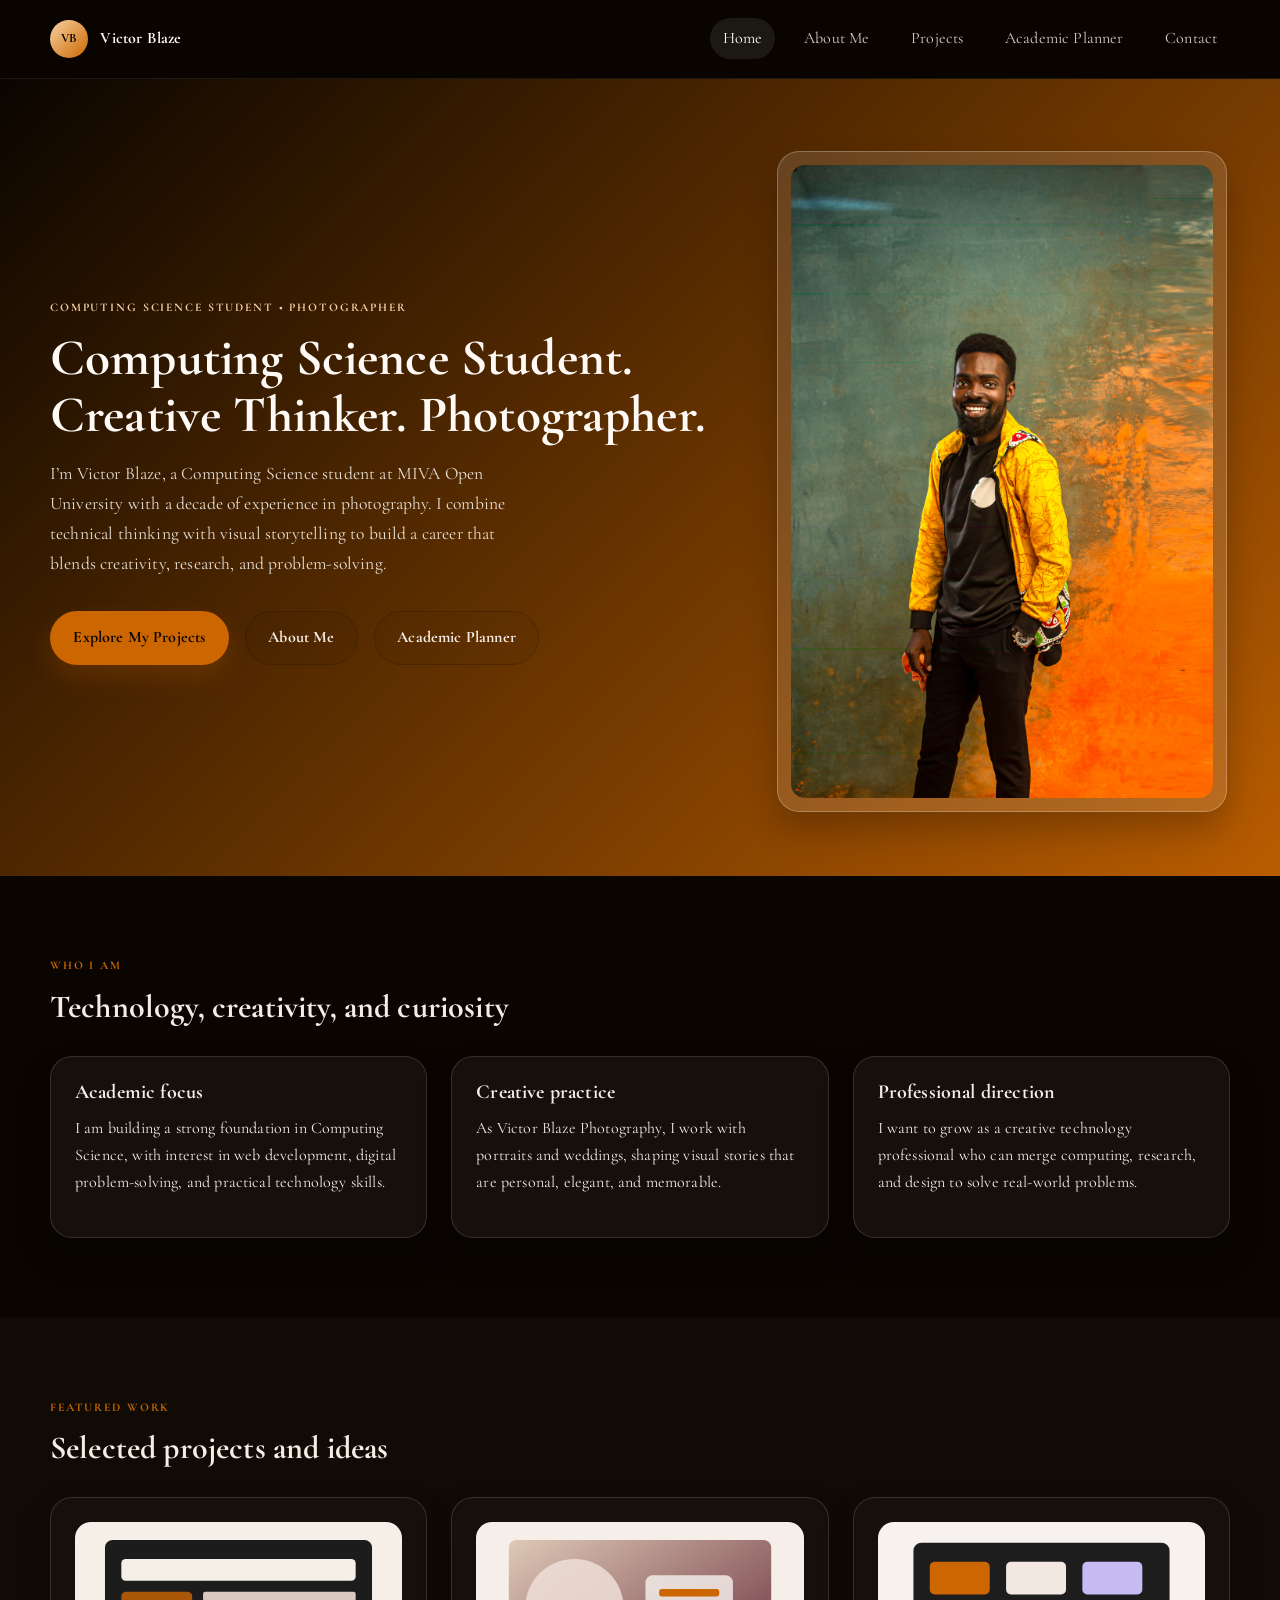
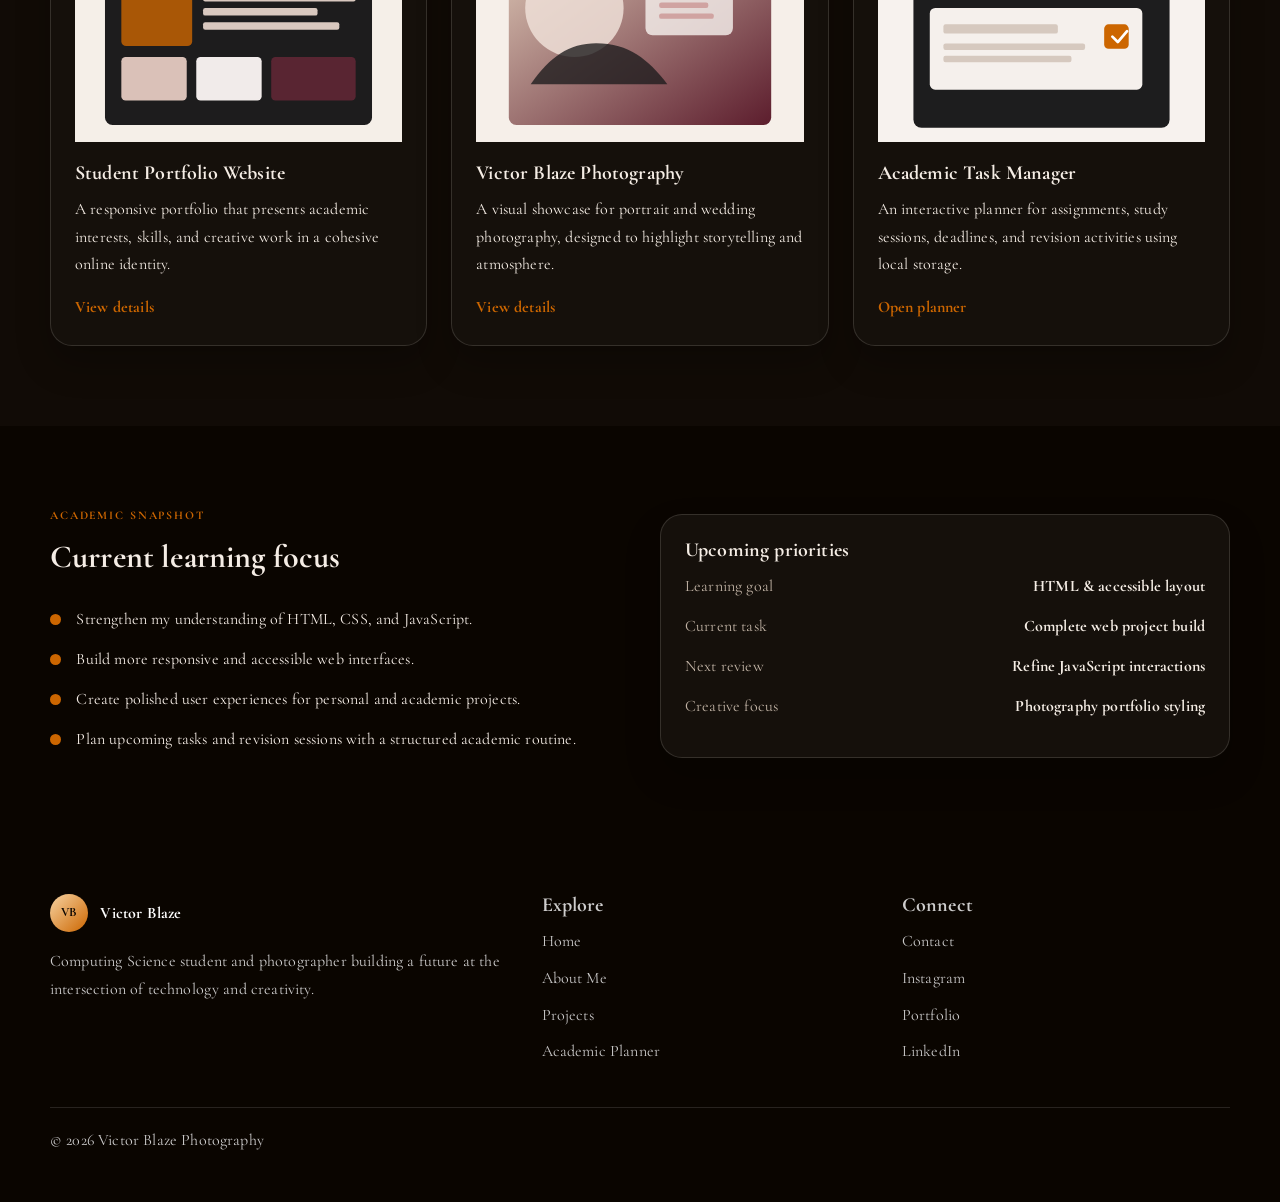
<file: index.html>
<!DOCTYPE html>
<html lang="en">
  <head>
    <meta charset="UTF-8" />
    <meta name="viewport" content="width=device-width, initial-scale=1.0" />
    <meta
      name="description"
      content="Victor Blaze is a Computing Science student and creative photographer blending technology, research, and visual storytelling."
    />
    <title>Victor Blaze | Home</title>
    <link rel="stylesheet" href="css/style.css" />
  </head>
  <body>
    <header class="site-header">
      <div class="container nav-wrap">
        <a class="brand" href="index.html" aria-label="Victor Blaze home page">
          <span class="brand-mark">VB</span>
          <span>Victor Blaze</span>
        </a>

        <button
          class="nav-toggle"
          type="button"
          aria-expanded="false"
          aria-controls="site-menu"
          aria-label="Toggle navigation menu"
        >
          <span></span>
          <span></span>
          <span></span>
        </button>

        <nav class="site-nav" id="site-menu" aria-label="Main navigation">
          <ul class="nav-menu">
            <li><a class="is-active" href="index.html">Home</a></li>
            <li><a href="about.html">About Me</a></li>
            <li><a href="projects.html">Projects</a></li>
            <li><a href="planner.html">Academic Planner</a></li>
            <li><a href="contact.html">Contact</a></li>
          </ul>
        </nav>
      </div>
    </header>

    <main>
      <section class="hero">
        <div class="container hero-grid">
          <div class="hero-copy">
            <p class="eyebrow">Computing Science Student • Photographer</p>
            <h1>Computing Science Student. Creative Thinker. Photographer.</h1>
            <p class="lead">
              I’m Victor Blaze, a Computing Science student at MIVA Open University with a
              decade of experience in photography. I combine technical thinking with visual
              storytelling to build a career that blends creativity, research, and problem-solving.
            </p>
            <div class="cta-group">
              <a class="button primary" href="projects.html">Explore My Projects</a>
              <a class="button secondary" href="about.html">About Me</a>
              <a class="button secondary" href="planner.html">Academic Planner</a>
            </div>
          </div>

          <div class="hero-visual" aria-label="Portrait placeholder illustration for Victor Blaze">
            <div class="portrait-card">
              <img src="assets/images/Me.jpg" alt="Portrait illustration of Victor Blaze" />
            </div>
          </div>
        </div>
      </section>

      <section class="section">
        <div class="container">
          <div class="section-heading">
            <p class="eyebrow">Who I am</p>
            <h2>Technology, creativity, and curiosity</h2>
          </div>

          <div class="three-column cards-grid">
            <article class="info-card">
              <h3>Academic focus</h3>
              <p>
                I am building a strong foundation in Computing Science, with interest in web
                development, digital problem-solving, and practical technology skills.
              </p>
            </article>
            <article class="info-card">
              <h3>Creative practice</h3>
              <p>
                As Victor Blaze Photography, I work with portraits and weddings, shaping visual
                stories that are personal, elegant, and memorable.
              </p>
            </article>
            <article class="info-card">
              <h3>Professional direction</h3>
              <p>
                I want to grow as a creative technology professional who can merge computing,
                research, and design to solve real-world problems.
              </p>
            </article>
          </div>
        </div>
      </section>

      <section class="section muted-section">
        <div class="container">
          <div class="section-heading">
            <p class="eyebrow">Featured work</p>
            <h2>Selected projects and ideas</h2>
          </div>

          <div class="three-column cards-grid project-grid">
            <article class="project-card">
              <img src="assets/images/project-portfolio.svg" alt="Student portfolio project preview" />
              <div class="project-body">
                <h3>Student Portfolio Website</h3>
                <p>
                  A responsive portfolio that presents academic interests, skills, and creative work in a cohesive online identity.
                </p>
                <a href="projects.html" class="text-link">View details</a>
              </div>
            </article>

            <article class="project-card">
              <img src="assets/images/project-photography.svg" alt="Photography portfolio project preview" />
              <div class="project-body">
                <h3>Victor Blaze Photography</h3>
                <p>
                  A visual showcase for portrait and wedding photography, designed to highlight storytelling and atmosphere.
                </p>
                <a href="projects.html" class="text-link">View details</a>
              </div>
            </article>

            <article class="project-card">
              <img src="assets/images/project-planner.svg" alt="Academic planner project preview" />
              <div class="project-body">
                <h3>Academic Task Manager</h3>
                <p>
                  An interactive planner for assignments, study sessions, deadlines, and revision activities using local storage.
                </p>
                <a href="planner.html" class="text-link">Open planner</a>
              </div>
            </article>
          </div>
        </div>
      </section>

      <section class="section">
        <div class="container snapshot-layout">
          <div>
            <div class="section-heading left-align">
              <p class="eyebrow">Academic snapshot</p>
              <h2>Current learning focus</h2>
            </div>
            <ul class="check-list">
              <li>Strengthen my understanding of HTML, CSS, and JavaScript.</li>
              <li>Build more responsive and accessible web interfaces.</li>
              <li>Create polished user experiences for personal and academic projects.</li>
              <li>Plan upcoming tasks and revision sessions with a structured academic routine.</li>
            </ul>
          </div>

          <aside class="panel-card summary-card">
            <h3>Upcoming priorities</h3>
            <ul class="mini-list">
              <li><span>Learning goal</span><strong>HTML & accessible layout</strong></li>
              <li><span>Current task</span><strong>Complete web project build</strong></li>
              <li><span>Next review</span><strong>Refine JavaScript interactions</strong></li>
              <li><span>Creative focus</span><strong>Photography portfolio styling</strong></li>
            </ul>
          </aside>
        </div>
      </section>
    </main>

    <footer class="site-footer">
      <div class="container footer-grid">
        <div>
          <a class="brand footer-brand" href="index.html">
            <span class="brand-mark">VB</span>
            <span>Victor Blaze</span>
          </a>
          <p>Computing Science student and photographer building a future at the intersection of technology and creativity.</p>
        </div>

        <div>
          <h3>Explore</h3>
          <ul class="footer-nav">
            <li><a href="index.html">Home</a></li>
            <li><a href="about.html">About Me</a></li>
            <li><a href="projects.html">Projects</a></li>
            <li><a href="planner.html">Academic Planner</a></li>
          </ul>
        </div>

        <div>
          <h3>Connect</h3>
          <ul class="footer-nav">
            <li><a href="contact.html">Contact</a></li>
            <li><a href="https://www.instagram.com/victorblazephotography?vrfl=MTZxeWQ1cm0xbmlyNg==" target="_blank" rel="noreferrer">Instagram</a></li>
            <li><a href="https://victorblazephotography.mypixieset.com/" target="_blank" rel="noreferrer">Portfolio</a></li>
            <li><a href="https://www.linkedin.com/in/tamaramiede-idumufinide/" target="_blank" rel="noreferrer">LinkedIn</a></li>
          </ul>
        </div>
      </div>
      <div class="container footer-bottom">
        <p>© <span data-year></span> Victor Blaze Photography</p>
      </div>
    </footer>

    <script src="js/main.js"></script>
  </body>
</html>
</file>
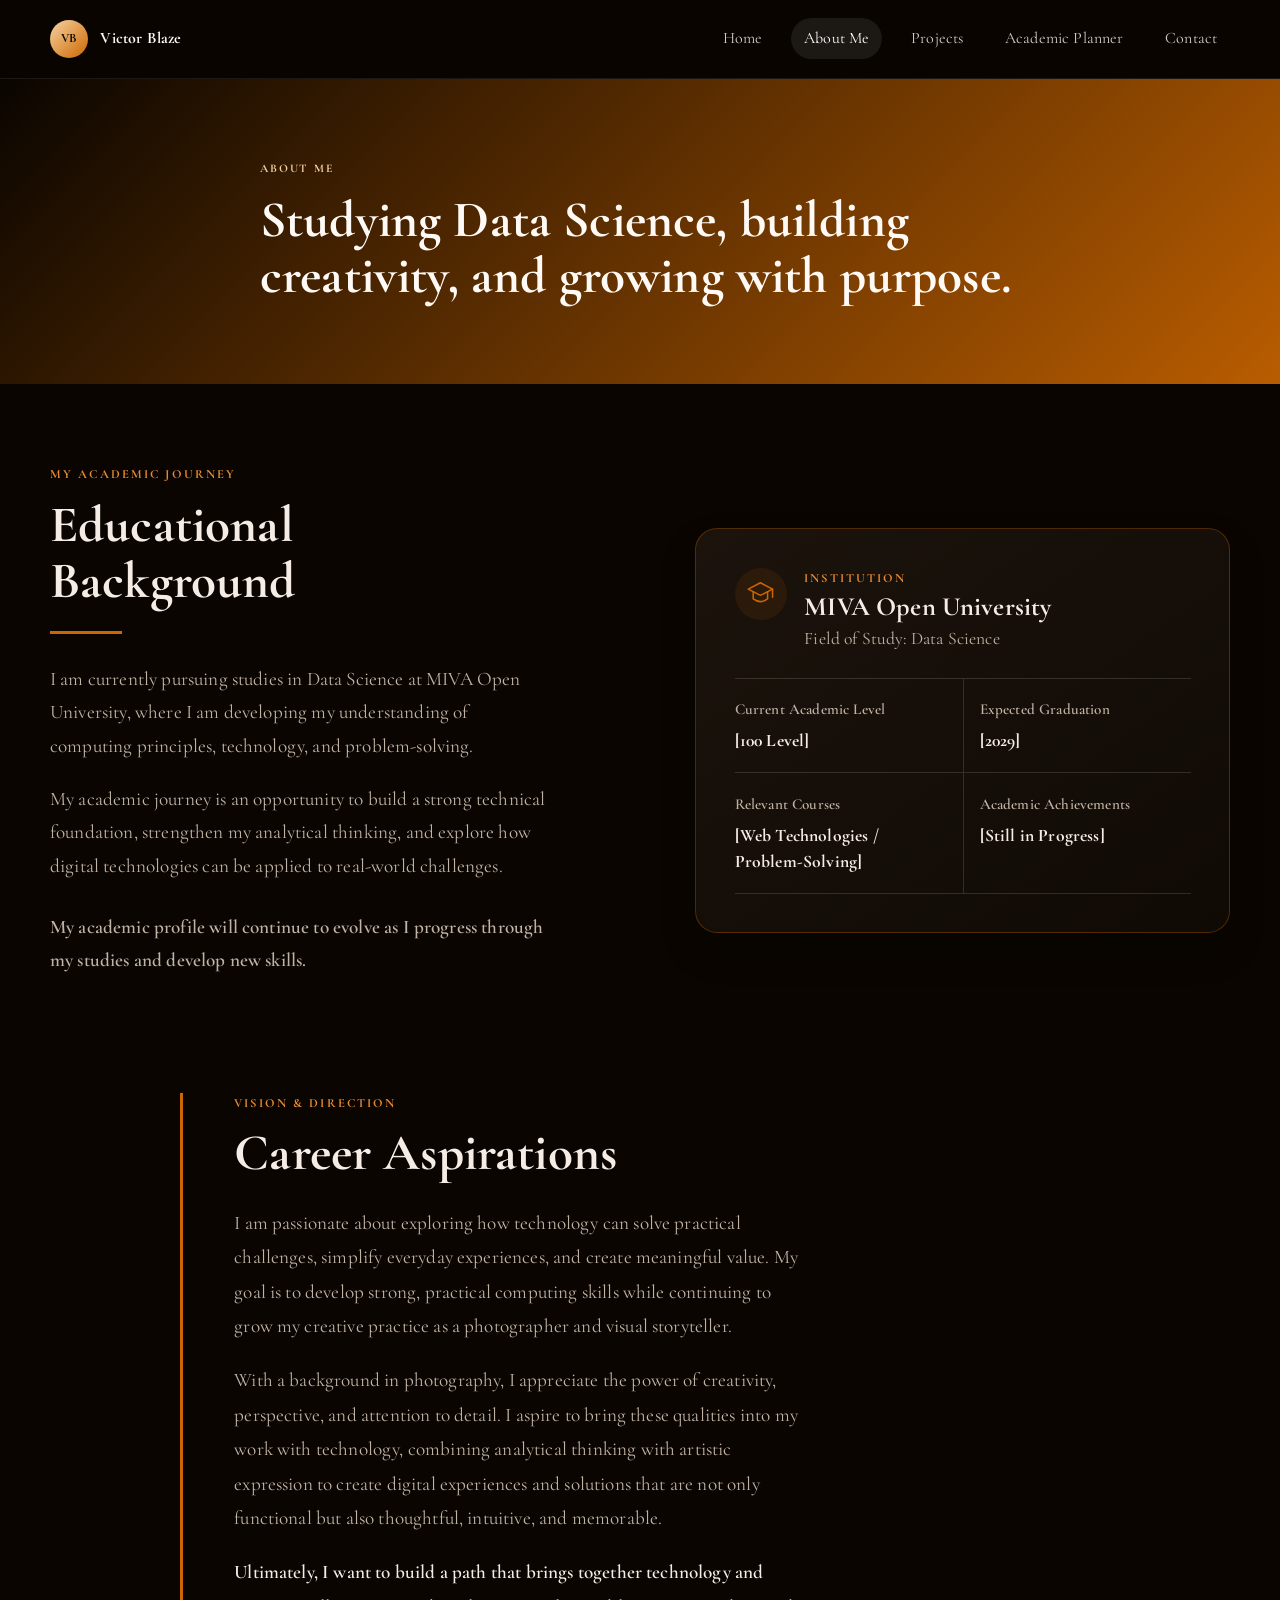
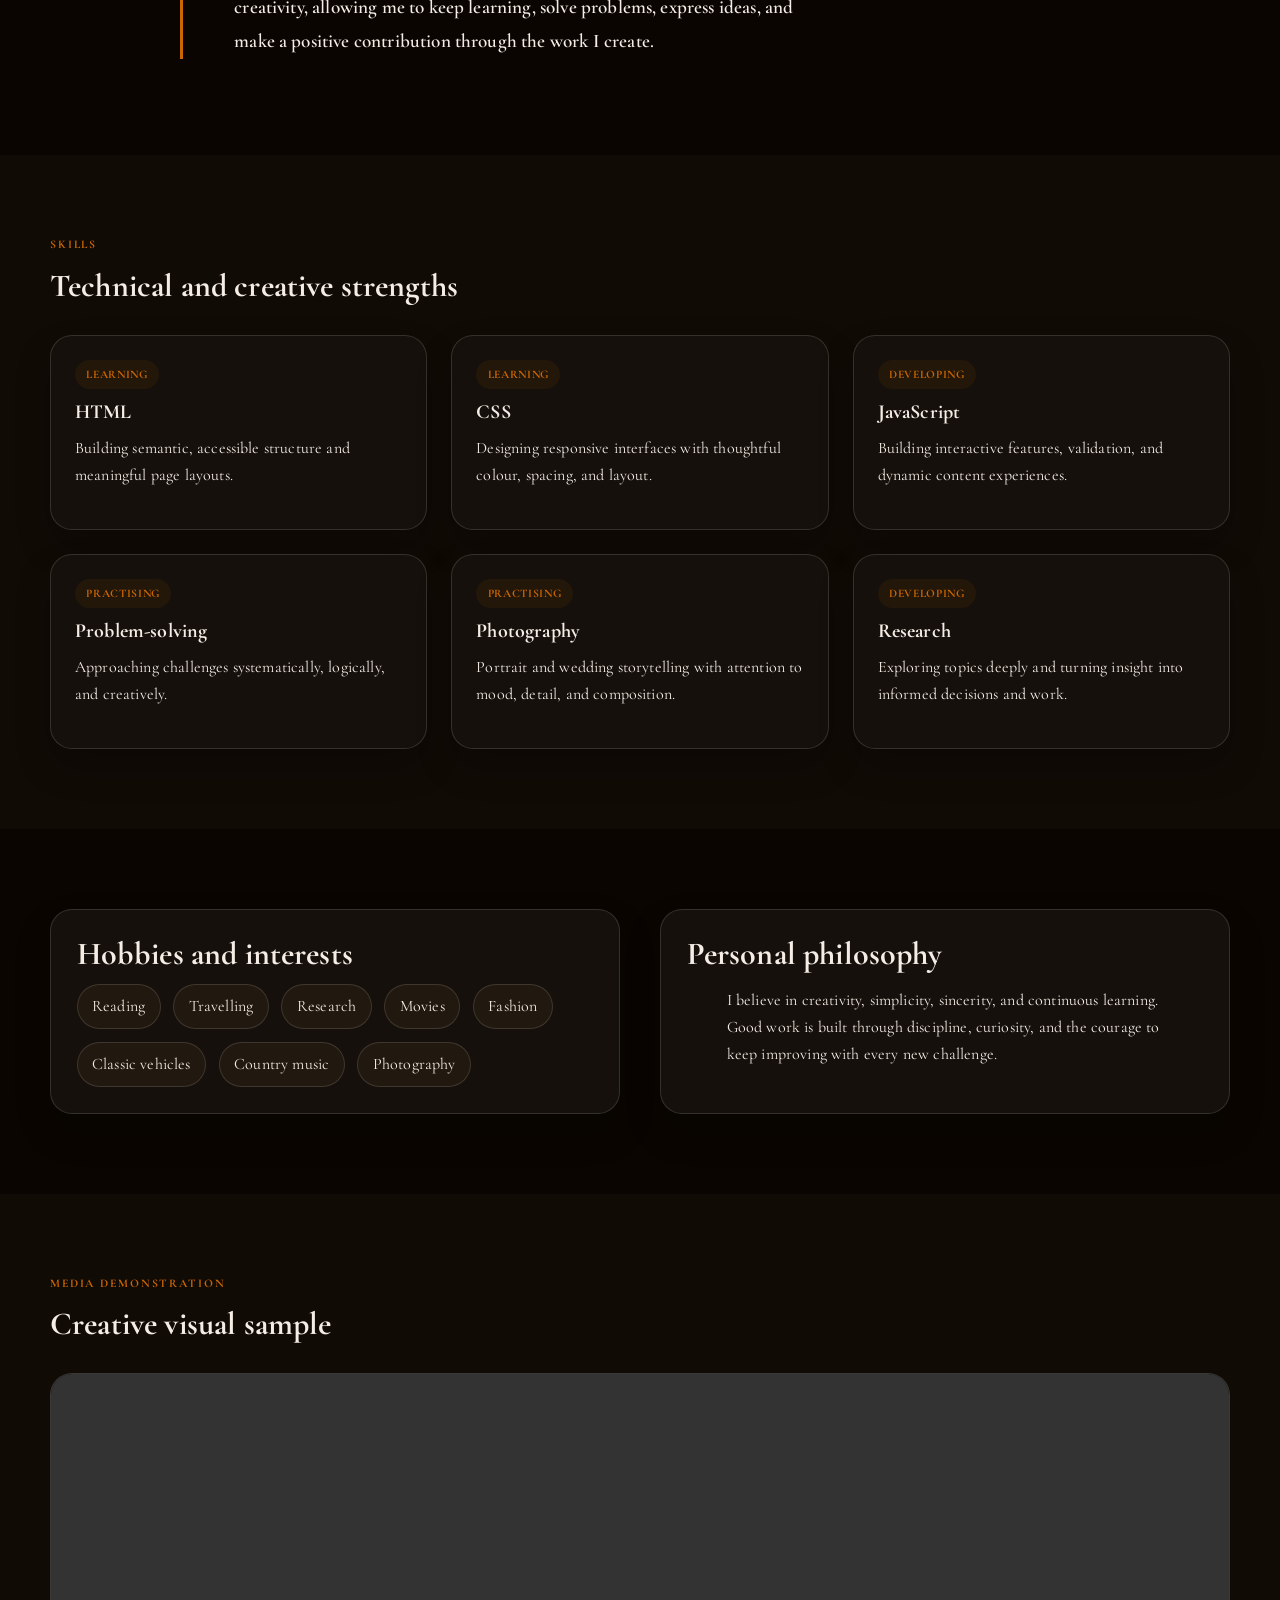
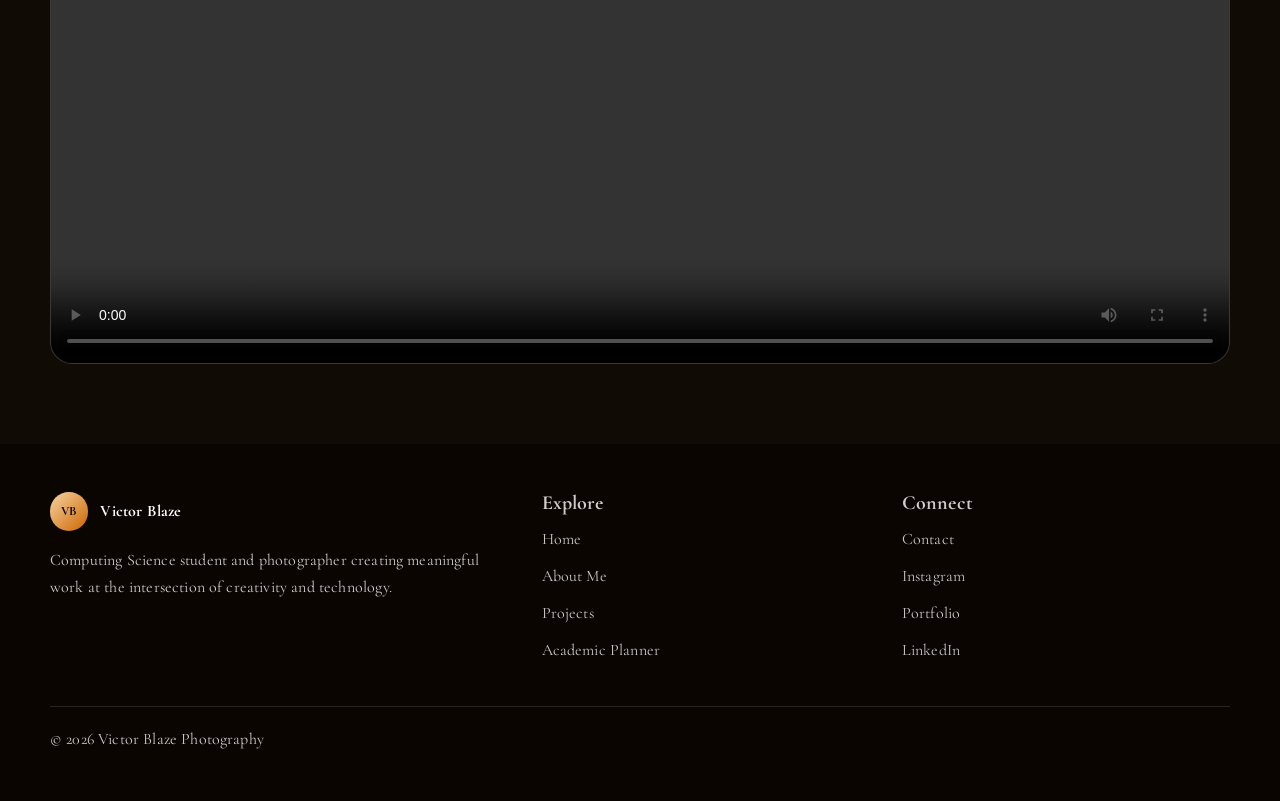
<file: about.html>
<!DOCTYPE html>
<html lang="en">
  <head>
    <meta charset="UTF-8" />
    <meta name="viewport" content="width=device-width, initial-scale=1.0" />
    <meta
      name="description"
      content="About Victor Blaze, a Data Science student at MIVA Open University and creative photographer with Victor Blaze Media."
    />
    <title>About Me | Victor Blaze</title>
    <link rel="stylesheet" href="css/style.css" />
  </head>
  <body>
    <header class="site-header">
      <div class="container nav-wrap">
        <a class="brand" href="index.html" aria-label="Victor Blaze home page">
          <span class="brand-mark">VB</span>
          <span>Victor Blaze</span>
        </a>

        <button
          class="nav-toggle"
          type="button"
          aria-expanded="false"
          aria-controls="site-menu"
          aria-label="Toggle navigation menu"
        >
          <span></span>
          <span></span>
          <span></span>
        </button>

        <nav class="site-nav" id="site-menu" aria-label="Main navigation">
          <ul class="nav-menu">
            <li><a href="index.html">Home</a></li>
            <li><a class="is-active" href="about.html">About Me</a></li>
            <li><a href="projects.html">Projects</a></li>
            <li><a href="planner.html">Academic Planner</a></li>
            <li><a href="contact.html">Contact</a></li>
          </ul>
        </nav>
      </div>
    </header>

    <main>
      <section class="page-hero small-hero">
        <div class="container narrow-content">
          <p class="eyebrow">About me</p>
          <h1>Studying Data Science, building creativity, and growing with purpose.</h1>
        </div>
      </section>

      <section class="section about-academic" aria-labelledby="education-heading">
        <div class="container about-academic-layout">
          <article class="about-academic-intro">
            <p class="about-eyebrow">MY ACADEMIC JOURNEY</p>
            <h2 id="education-heading">Educational Background</h2>
            <div class="about-accent-line" aria-hidden="true"></div>
            <p>
              I am currently pursuing studies in Data Science at MIVA Open University, where I am developing my understanding of computing principles, technology, and problem-solving.
            </p>
            <p>
              My academic journey is an opportunity to build a strong technical foundation, strengthen my analytical thinking, and explore how digital technologies can be applied to real-world challenges.
            </p>
            <p class="about-academic-closing">
              My academic profile will continue to evolve as I progress through my studies and develop new skills.
            </p>
          </article>

          <aside class="about-academic-card" aria-label="Academic profile">
            <div class="about-profile-heading">
              <span class="about-cap-icon" aria-hidden="true">
                <svg viewBox="0 0 32 32" focusable="false">
                  <path d="m2.5 11.2 13.5-7 13.5 7-13.5 7-13.5-7Z"></path>
                  <path d="M8 14.2v8c5 3.7 11 3.7 16 0v-8M29.5 11.2v9"></path>
                </svg>
              </span>
              <div>
                <p class="about-eyebrow">Institution</p>
                <h3>MIVA Open University</h3>
                <p class="about-profile-field"><span>Field of Study:</span> Data Science</p>
              </div>
            </div>
            <dl class="about-profile-details">
              <div>
                <dt>Current Academic Level</dt>
                <dd>[100 Level]</dd>
              </div>
              <div>
                <dt>Expected Graduation</dt>
                <dd>[2029]</dd>
              </div>
              <div>
                <dt>Relevant Courses</dt>
                <dd>[Web Technologies / Problem-Solving]</dd>
              </div>
              <div>
                <dt>Academic Achievements</dt>
                <dd>[Still in Progress]</dd>
              </div>
            </dl>
          </aside>
        </div>
      </section>

      <section class="section about-career" aria-labelledby="career-heading">
        <div class="container about-career-content">
          <p class="about-eyebrow">VISION &amp; DIRECTION</p>
          <h2 id="career-heading">Career Aspirations</h2>
          <div class="about-career-copy">
            <p>
              I am passionate about exploring how technology can solve practical challenges, simplify everyday experiences, and create meaningful value. My goal is to develop strong, practical computing skills while continuing to grow my creative practice as a photographer and visual storyteller.
            </p>
            <p>
              With a background in photography, I appreciate the power of creativity, perspective, and attention to detail. I aspire to bring these qualities into my work with technology, combining analytical thinking with artistic expression to create digital experiences and solutions that are not only functional but also thoughtful, intuitive, and memorable.
            </p>
            <p>
              Ultimately, I want to build a path that brings together technology and creativity, allowing me to keep learning, solve problems, express ideas, and make a positive contribution through the work I create.
            </p>
          </div>
        </div>
      </section>

      <section class="section muted-section">
        <div class="container">
          <div class="section-heading">
            <p class="eyebrow">Skills</p>
            <h2>Technical and creative strengths</h2>
          </div>

          <div class="skills-grid">
            <article class="skill-card">
              <p class="skill-tag">Learning</p>
              <h3>HTML</h3>
              <p>Building semantic, accessible structure and meaningful page layouts.</p>
            </article>
            <article class="skill-card">
              <p class="skill-tag">Learning</p>
              <h3>CSS</h3>
              <p>Designing responsive interfaces with thoughtful colour, spacing, and layout.</p>
            </article>
            <article class="skill-card">
              <p class="skill-tag">Developing</p>
              <h3>JavaScript</h3>
              <p>Building interactive features, validation, and dynamic content experiences.</p>
            </article>
            <article class="skill-card">
              <p class="skill-tag">Practising</p>
              <h3>Problem-solving</h3>
              <p>Approaching challenges systematically, logically, and creatively.</p>
            </article>
            <article class="skill-card">
              <p class="skill-tag">Practising</p>
              <h3>Photography</h3>
              <p>Portrait and wedding storytelling with attention to mood, detail, and composition.</p>
            </article>
            <article class="skill-card">
              <p class="skill-tag">Developing</p>
              <h3>Research</h3>
              <p>Exploring topics deeply and turning insight into informed decisions and work.</p>
            </article>
          </div>
        </div>
      </section>

      <section class="section">
        <div class="container two-column-layout">
          <article class="panel-card">
            <h2>Hobbies and interests</h2>
            <ul class="tag-list">
              <li>Reading</li>
              <li>Travelling</li>
              <li>Research</li>
              <li>Movies</li>
              <li>Fashion</li>
              <li>Classic vehicles</li>
              <li>Country music</li>
              <li>Photography</li>
            </ul>
          </article>

          <article class="panel-card">
            <h2>Personal philosophy</h2>
            <blockquote>
              I believe in creativity, simplicity, sincerity, and continuous learning. Good work is built through discipline,
              curiosity, and the courage to keep improving with every new challenge.
            </blockquote>
          </article>
        </div>
      </section>

      <section class="section muted-section">
        <div class="container">
          <div class="section-heading">
            <p class="eyebrow">Media demonstration</p>
            <h2>Creative visual sample</h2>
          </div>

          <div class="media-box">
            <video controls preload="metadata" playsinline aria-label="A short photography demonstration video">
              <source src="assets/media/vbm.mp4" type="video/mp4" />
              Your browser does not support the video tag.
            </video>
          </div>
        </div>
      </section>
    </main>

    <footer class="site-footer">
      <div class="container footer-grid">
        <div>
          <a class="brand footer-brand" href="index.html">
            <span class="brand-mark">VB</span>
            <span>Victor Blaze</span>
          </a>
          <p>Computing Science student and photographer creating meaningful work at the intersection of creativity and technology.</p>
        </div>

        <div>
          <h3>Explore</h3>
          <ul class="footer-nav">
            <li><a href="index.html">Home</a></li>
            <li><a href="about.html">About Me</a></li>
            <li><a href="projects.html">Projects</a></li>
            <li><a href="planner.html">Academic Planner</a></li>
          </ul>
        </div>

        <div>
          <h3>Connect</h3>
          <ul class="footer-nav">
            <li><a href="contact.html">Contact</a></li>
            <li><a href="https://www.instagram.com/victorblazephotography?vrfl=MTZxeWQ1cm0xbmlyNg==" target="_blank" rel="noreferrer">Instagram</a></li>
            <li><a href="https://victorblazephotography.mypixieset.com/" target="_blank" rel="noreferrer">Portfolio</a></li>
            <li><a href="https://www.linkedin.com/in/tamaramiede-idumufinide/" target="_blank" rel="noreferrer">LinkedIn</a></li>
          </ul>
        </div>
      </div>
      <div class="container footer-bottom">
        <p>© <span data-year></span> Victor Blaze Photography</p>
      </div>
    </footer>

    <script src="js/main.js"></script>
  </body>
</html>
</file>
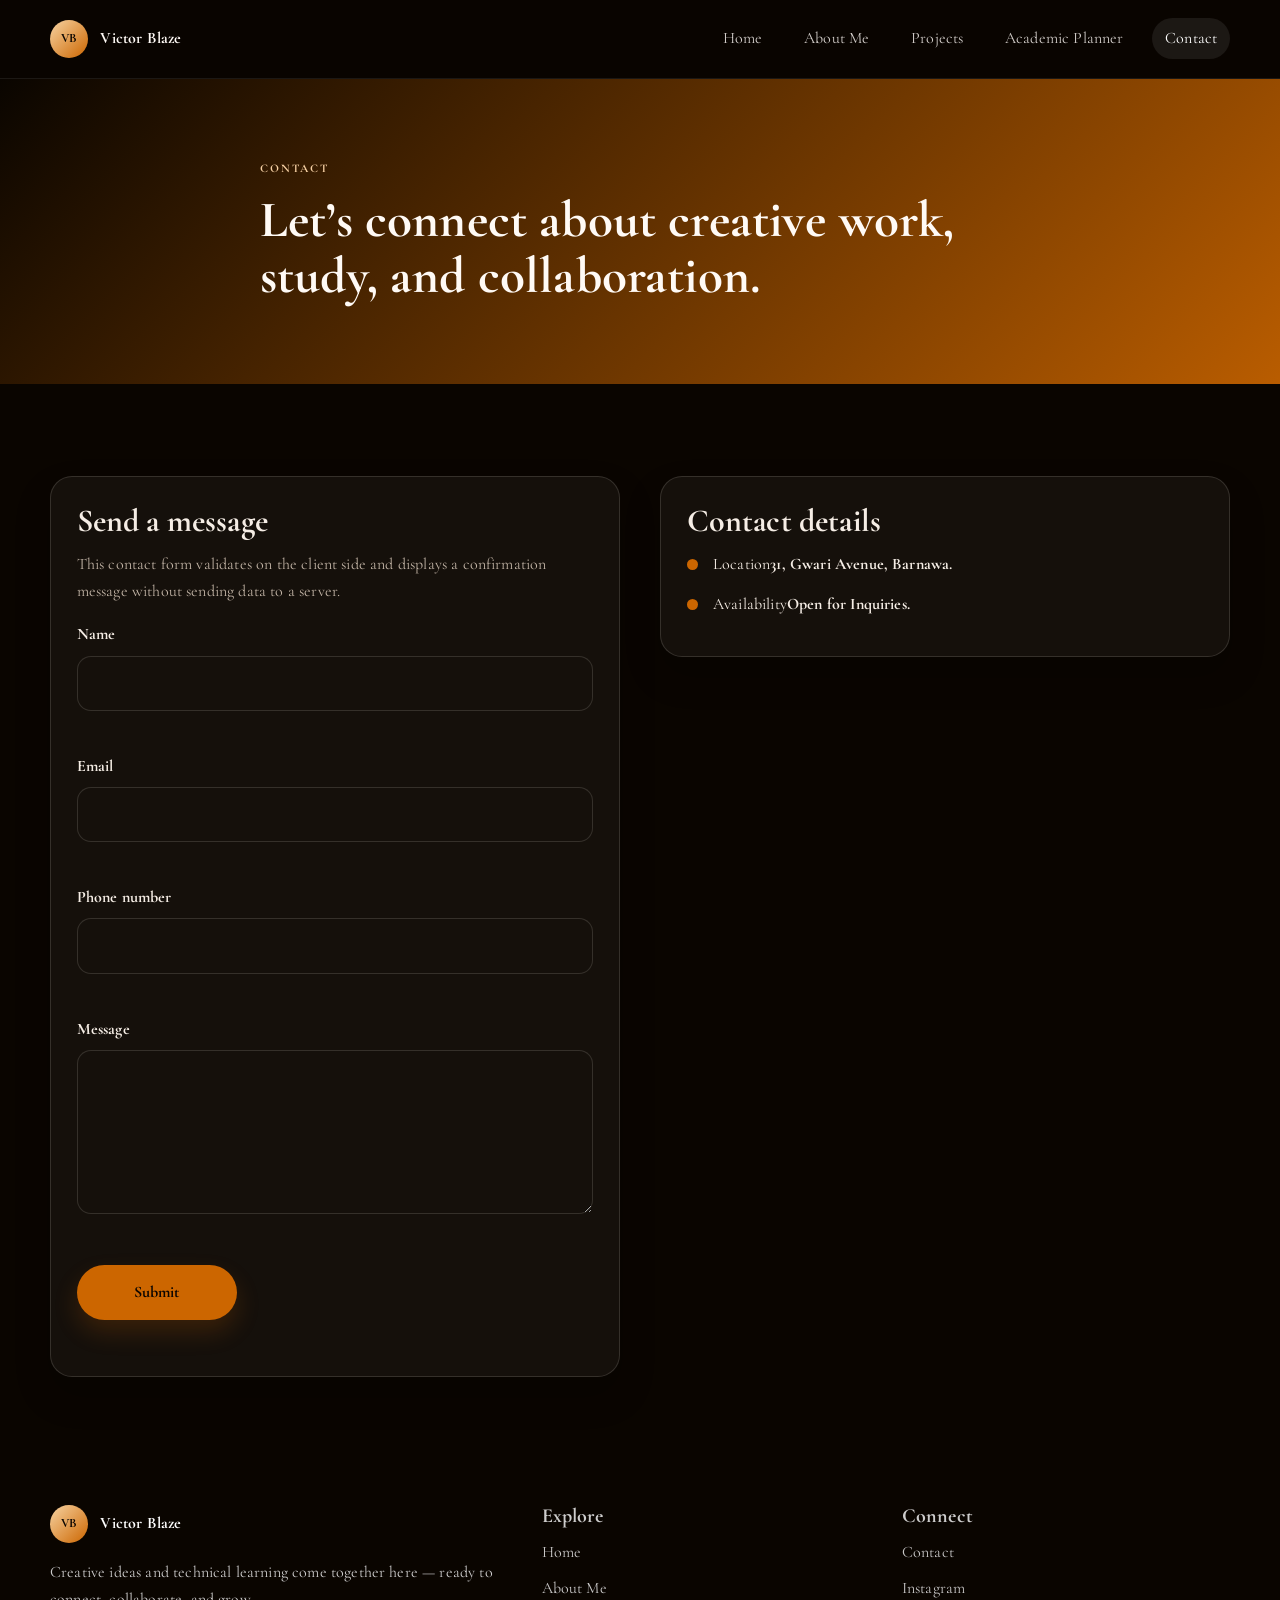
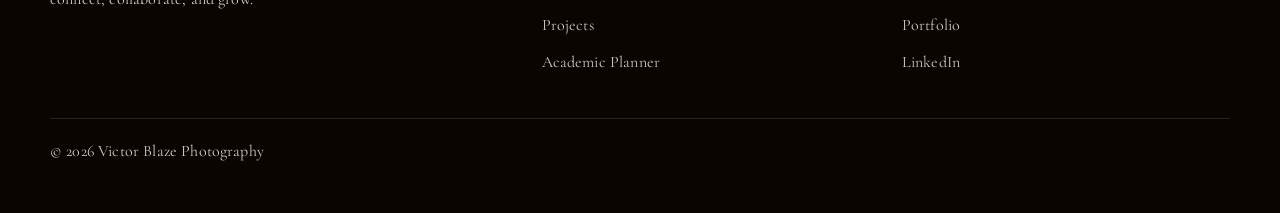
<file: contact.html>
<!DOCTYPE html>
<html lang="en">
  <head>
    <meta charset="UTF-8" />
    <meta name="viewport" content="width=device-width, initial-scale=1.0" />
    <meta
      name="description"
      content="Contact Victor Blaze using a simple client-side validation form."
    />
    <title>Contact | Victor Blaze</title>
    <link rel="stylesheet" href="css/style.css" />
  </head>
  <body>
    <header class="site-header">
      <div class="container nav-wrap">
        <a class="brand" href="index.html" aria-label="Victor Blaze home page">
          <span class="brand-mark">VB</span>
          <span>Victor Blaze</span>
        </a>

        <button
          class="nav-toggle"
          type="button"
          aria-expanded="false"
          aria-controls="site-menu"
          aria-label="Toggle navigation menu"
        >
          <span></span>
          <span></span>
          <span></span>
        </button>

        <nav class="site-nav" id="site-menu" aria-label="Main navigation">
          <ul class="nav-menu">
            <li><a href="index.html">Home</a></li>
            <li><a href="about.html">About Me</a></li>
            <li><a href="projects.html">Projects</a></li>
            <li><a href="planner.html">Academic Planner</a></li>
            <li><a class="is-active" href="contact.html">Contact</a></li>
          </ul>
        </nav>
      </div>
    </header>

    <main>
      <section class="page-hero small-hero">
        <div class="container narrow-content">
          <p class="eyebrow">Contact</p>
          <h1>Let’s connect about creative work, study, and collaboration.</h1>
        </div>
      </section>

      <section class="section">
        <div class="container contact-layout">
          <div class="panel-card contact-panel">
            <h2>Send a message</h2>
            <p class="small-text">
              This contact form validates on the client side and displays a confirmation message without sending data to a server.
            </p>

            <form id="contact-form" class="contact-form" action="https://formspree.io/f/xaeezrzn" method="POST" novalidate>
              <input type="hidden" name="_subject" value="New contact message from Victor Blaze portfolio" />

              <div class="form-group">
                <label for="name">Name</label>
                <input id="name" name="name" type="text" aria-describedby="name-error" required />
                <p class="error-message" id="name-error" aria-live="polite"></p>
              </div>

              <div class="form-group">
                <label for="email">Email</label>
                <input id="email" name="email" type="email" aria-describedby="email-error" required />
                <p class="error-message" id="email-error" aria-live="polite"></p>
              </div>

              <div class="form-group">
                <label for="phone">Phone number</label>
                <input id="phone" name="phone" type="tel" aria-describedby="phone-error" />
                <p class="error-message" id="phone-error" aria-live="polite"></p>
              </div>

              <div class="form-group">
                <label for="message">Message</label>
                <textarea id="message" name="message" rows="5" aria-describedby="message-error" required></textarea>
                <p class="error-message" id="message-error" aria-live="polite"></p>
              </div>

              <button class="button primary" type="submit">Submit</button>
              <p id="contact-success" class="success-message" aria-live="polite"></p>
            </form>
          </div>

          <aside class="panel-card info-panel">
            <h2>Contact details</h2>
            <ul class="detail-list">
              <li><span>Location</span><strong>31, Gwari Avenue, Barnawa.</strong></li>
              <li><span>Availability</span><strong>Open for Inquiries.</strong></li>
            </ul>
          </aside>
        </div>
      </section>
    </main>

    <footer class="site-footer">
      <div class="container footer-grid">
        <div>
          <a class="brand footer-brand" href="index.html">
            <span class="brand-mark">VB</span>
            <span>Victor Blaze</span>
          </a>
          <p>Creative ideas and technical learning come together here — ready to connect, collaborate, and grow.</p>
        </div>

        <div>
          <h3>Explore</h3>
          <ul class="footer-nav">
            <li><a href="index.html">Home</a></li>
            <li><a href="about.html">About Me</a></li>
            <li><a href="projects.html">Projects</a></li>
            <li><a href="planner.html">Academic Planner</a></li>
          </ul>
        </div>

        <div>
          <h3>Connect</h3>
          <ul class="footer-nav">
            <li><a href="contact.html">Contact</a></li>
            <li><a href="https://www.instagram.com/victorblazephotography?vrfl=MTZxeWQ1cm0xbmlyNg==" target="_blank" rel="noreferrer">Instagram</a></li>
            <li><a href="https://victorblazephotography.mypixieset.com/" target="_blank" rel="noreferrer">Portfolio</a></li>
            <li><a href="https://www.linkedin.com/in/tamaramiede-idumufinide/" target="_blank" rel="noreferrer">LinkedIn</a></li>
          </ul>
        </div>
      </div>
      <div class="container footer-bottom">
        <p>© <span data-year></span> Victor Blaze Photography</p>
      </div>
    </footer>

    <script src="js/main.js"></script>
    <script src="js/contact.js"></script>
  </body>
</html>
</file>
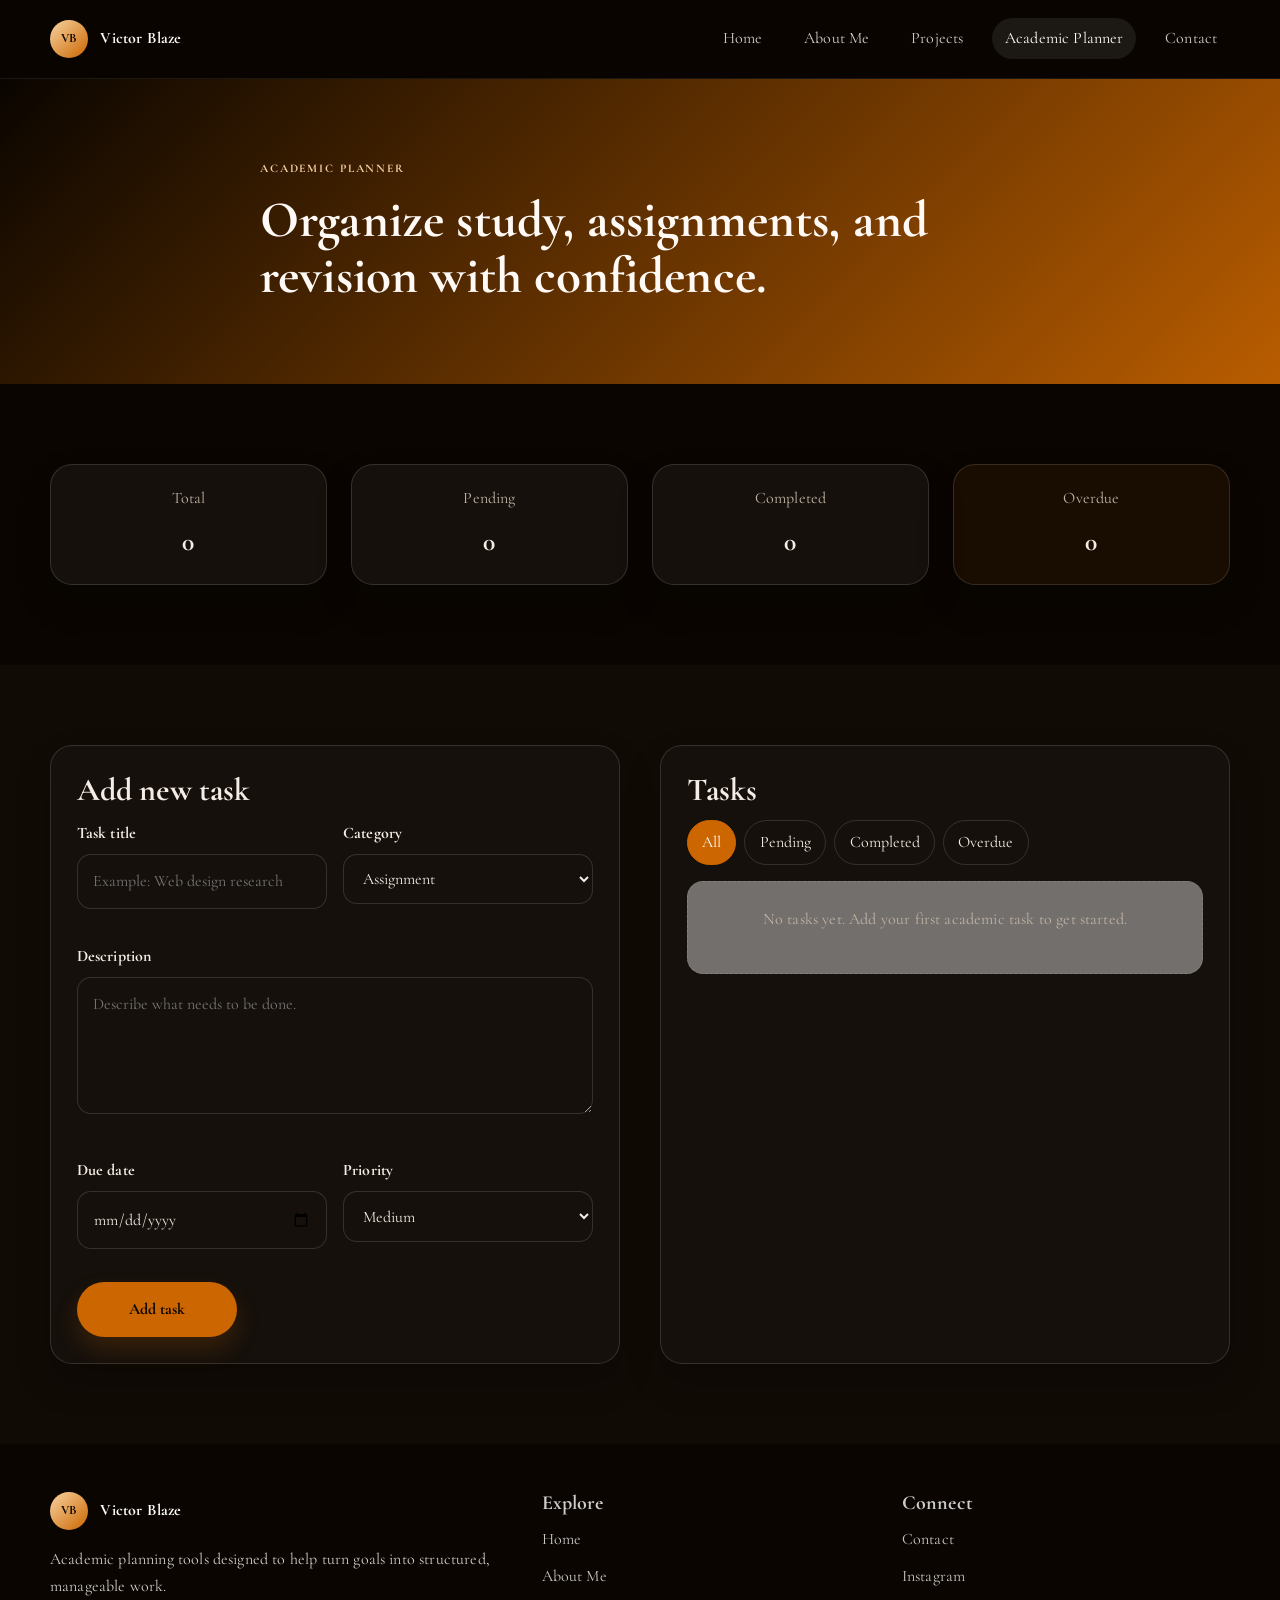
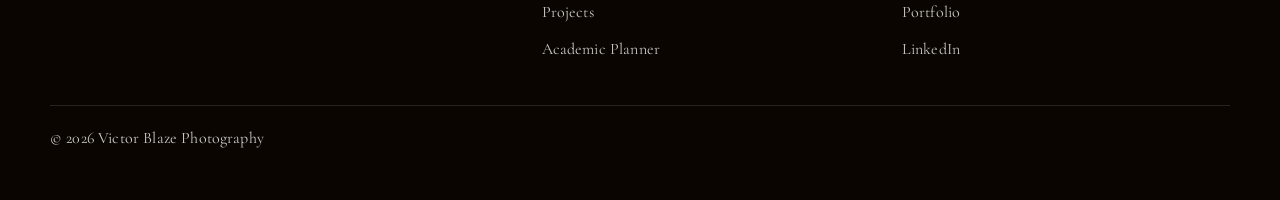
<file: planner.html>
<!DOCTYPE html>
<html lang="en">
  <head>
    <meta charset="UTF-8" />
    <meta name="viewport" content="width=device-width, initial-scale=1.0" />
    <meta
      name="description"
      content="Academic planner for Victor Blaze with task creation, filtering, and localStorage persistence."
    />
    <title>Academic Planner | Victor Blaze</title>
    <link rel="stylesheet" href="css/style.css" />
  </head>
  <body>
    <header class="site-header">
      <div class="container nav-wrap">
        <a class="brand" href="index.html" aria-label="Victor Blaze home page">
          <span class="brand-mark">VB</span>
          <span>Victor Blaze</span>
        </a>

        <button
          class="nav-toggle"
          type="button"
          aria-expanded="false"
          aria-controls="site-menu"
          aria-label="Toggle navigation menu"
        >
          <span></span>
          <span></span>
          <span></span>
        </button>

        <nav class="site-nav" id="site-menu" aria-label="Main navigation">
          <ul class="nav-menu">
            <li><a href="index.html">Home</a></li>
            <li><a href="about.html">About Me</a></li>
            <li><a href="projects.html">Projects</a></li>
            <li><a class="is-active" href="planner.html">Academic Planner</a></li>
            <li><a href="contact.html">Contact</a></li>
          </ul>
        </nav>
      </div>
    </header>

    <main>
      <section class="page-hero small-hero">
        <div class="container narrow-content">
          <p class="eyebrow">Academic Planner</p>
          <h1>Organize study, assignments, and revision with confidence.</h1>
        </div>
      </section>

      <section class="section">
        <div class="container">
          <div class="summary-grid" aria-label="Task summaries">
            <article class="stat-card">
              <span>Total</span>
              <strong id="total-count">0</strong>
            </article>
            <article class="stat-card">
              <span>Pending</span>
              <strong id="pending-count">0</strong>
            </article>
            <article class="stat-card">
              <span>Completed</span>
              <strong id="completed-count">0</strong>
            </article>
            <article class="stat-card warning">
              <span>Overdue</span>
              <strong id="overdue-count">0</strong>
            </article>
          </div>
        </div>
      </section>

      <section class="section muted-section">
        <div class="container planner-layout">
          <div class="panel-card task-panel">
            <h2>Add new task</h2>

            <form id="task-form" novalidate>
              <div class="form-grid">
                <div class="form-group">
                  <label for="task-title">Task title</label>
                  <input id="task-title" name="title" type="text" placeholder="Example: Web design research" required />
                </div>

                <div class="form-group">
                  <label for="task-category">Category</label>
                  <select id="task-category" name="category" required>
                    <option value="Assignment">Assignment</option>
                    <option value="Lecture">Lecture</option>
                    <option value="Study">Study</option>
                    <option value="Examination">Examination</option>
                    <option value="Other">Other</option>
                  </select>
                </div>

                <div class="form-group full-width">
                  <label for="task-description">Description</label>
                  <textarea id="task-description" name="description" rows="4" placeholder="Describe what needs to be done." required></textarea>
                </div>

                <div class="form-group">
                  <label for="task-date">Due date</label>
                  <input id="task-date" name="dueDate" type="date" />
                </div>

                <div class="form-group">
                  <label for="task-priority">Priority</label>
                  <select id="task-priority" name="priority" required>
                    <option value="High">High</option>
                    <option value="Medium" selected>Medium</option>
                    <option value="Low">Low</option>
                  </select>
                </div>
              </div>

              <div class="form-actions">
                <button class="button primary" type="submit">Add task</button>
                <p id="task-message" class="form-message" aria-live="polite"></p>
              </div>
            </form>
          </div>

          <div class="panel-card task-panel">
            <h2>Tasks</h2>

            <div class="task-toolbar" aria-label="Task filters and sorting">
              <div class="filter-group" role="tablist" aria-label="Task filters">
                <button class="filter-button is-selected" type="button" data-filter="all">All</button>
                <button class="filter-button" type="button" data-filter="pending">Pending</button>
                <button class="filter-button" type="button" data-filter="completed">Completed</button>
                <button class="filter-button" type="button" data-filter="overdue">Overdue</button>
              </div>
            </div>

            <div id="task-list" class="task-list" aria-live="polite"></div>
            <div id="empty-state" class="empty-state hidden" aria-live="polite">
              <p>No tasks yet. Add your first academic task to get started.</p>
            </div>
          </div>
        </div>
      </section>
    </main>

    <footer class="site-footer">
      <div class="container footer-grid">
        <div>
          <a class="brand footer-brand" href="index.html">
            <span class="brand-mark">VB</span>
            <span>Victor Blaze</span>
          </a>
          <p>Academic planning tools designed to help turn goals into structured, manageable work.</p>
        </div>

        <div>
          <h3>Explore</h3>
          <ul class="footer-nav">
            <li><a href="index.html">Home</a></li>
            <li><a href="about.html">About Me</a></li>
            <li><a href="projects.html">Projects</a></li>
            <li><a href="planner.html">Academic Planner</a></li>
          </ul>
        </div>

        <div>
          <h3>Connect</h3>
          <ul class="footer-nav">
            <li><a href="contact.html">Contact</a></li>
            <li><a href="https://www.instagram.com/victorblazephotography?vrfl=MTZxeWQ1cm0xbmlyNg==" target="_blank" rel="noreferrer">Instagram</a></li>
            <li><a href="https://victorblazephotography.mypixieset.com/" target="_blank" rel="noreferrer">Portfolio</a></li>
            <li><a href="https://www.linkedin.com/in/tamaramiede-idumufinide/" target="_blank" rel="noreferrer">LinkedIn</a></li>
          </ul>
        </div>
      </div>
      <div class="container footer-bottom">
        <p>© <span data-year></span> Victor Blaze Photography</p>
      </div>
    </footer>

    <script src="js/main.js"></script>
    <script src="js/planner.js"></script>
  </body>
</html>
</file>
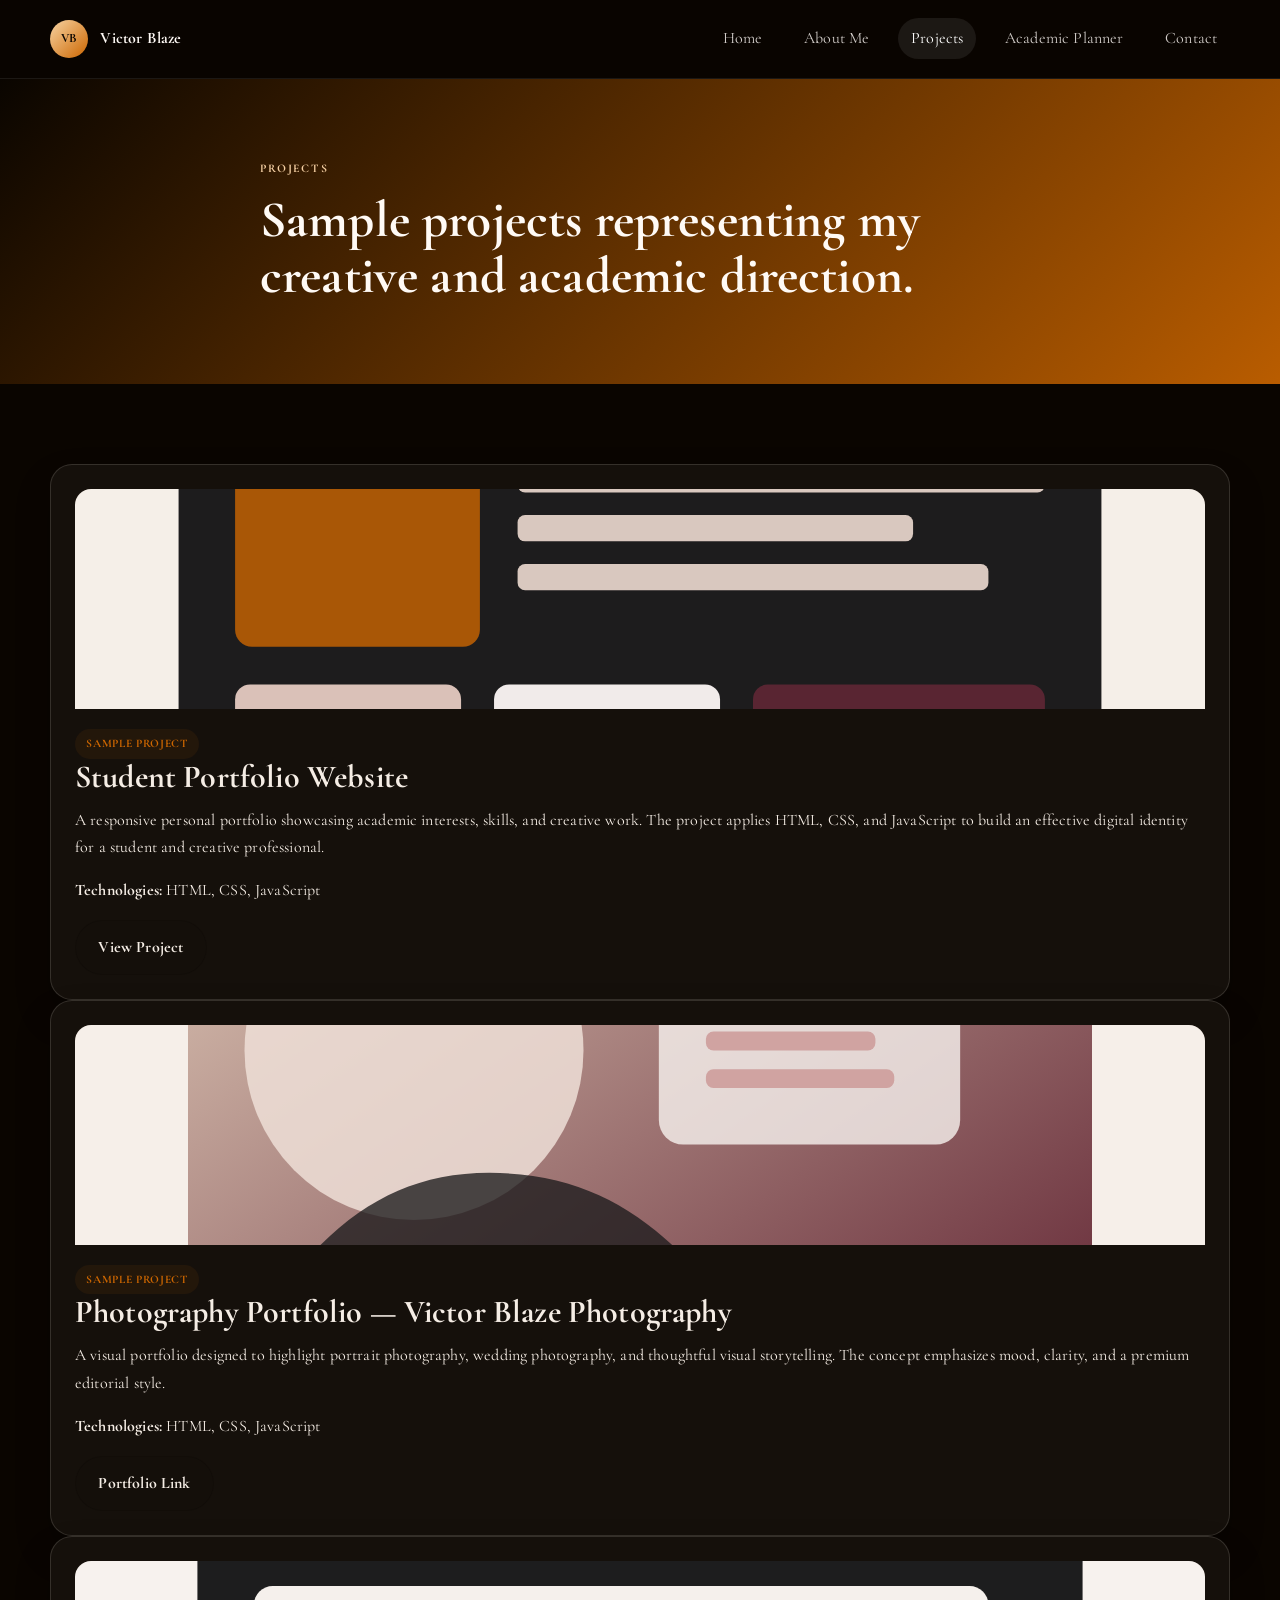
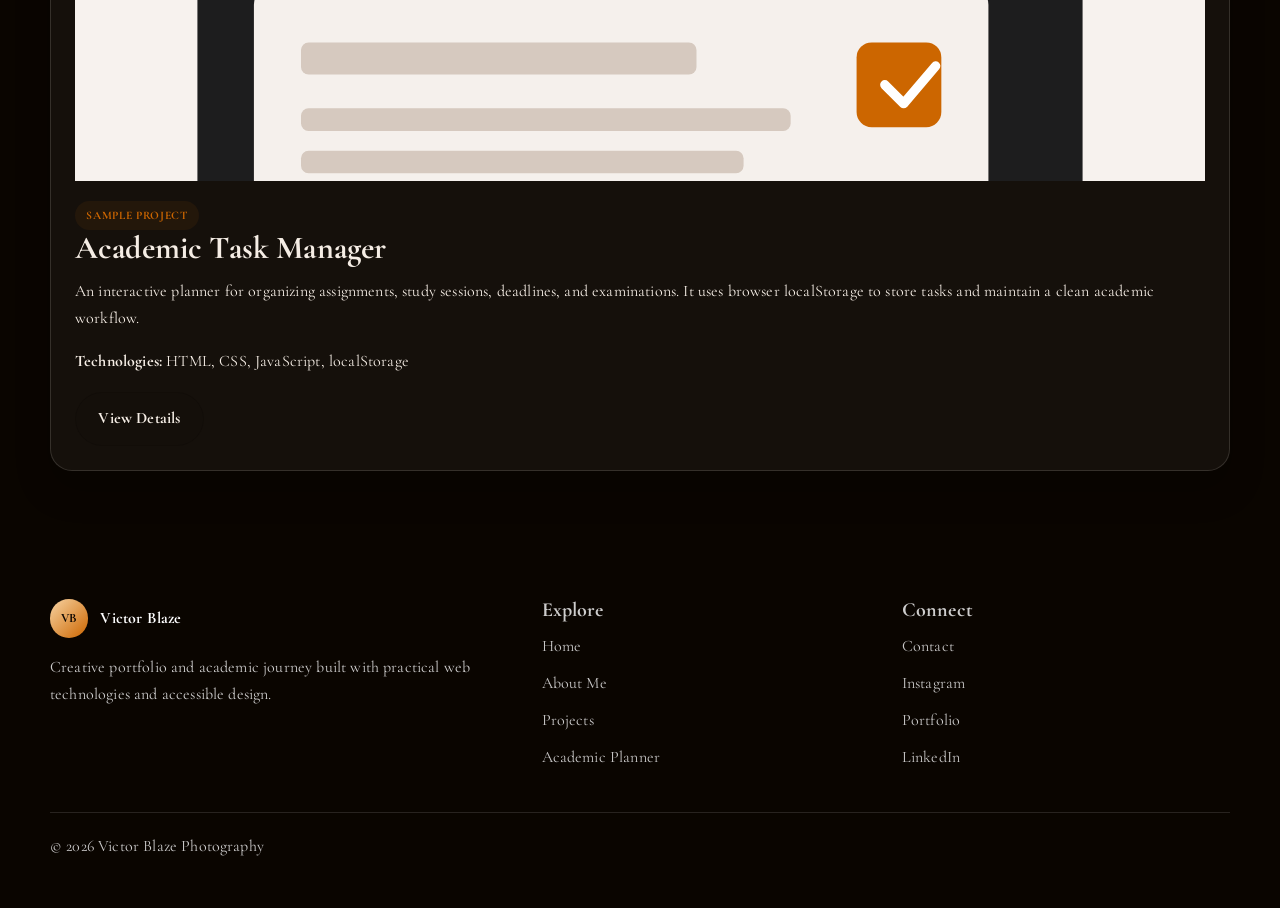
<file: projects.html>
<!DOCTYPE html>
<html lang="en">
  <head>
    <meta charset="UTF-8" />
    <meta name="viewport" content="width=device-width, initial-scale=1.0" />
    <meta
      name="description"
      content="Project showcase for Victor Blaze, including a student portfolio, photography portfolio, and academic planner."
    />
    <title>Projects | Victor Blaze</title>
    <link rel="stylesheet" href="css/style.css" />
  </head>
  <body>
    <header class="site-header">
      <div class="container nav-wrap">
        <a class="brand" href="index.html" aria-label="Victor Blaze home page">
          <span class="brand-mark">VB</span>
          <span>Victor Blaze</span>
        </a>

        <button
          class="nav-toggle"
          type="button"
          aria-expanded="false"
          aria-controls="site-menu"
          aria-label="Toggle navigation menu"
        >
          <span></span>
          <span></span>
          <span></span>
        </button>

        <nav class="site-nav" id="site-menu" aria-label="Main navigation">
          <ul class="nav-menu">
            <li><a href="index.html">Home</a></li>
            <li><a href="about.html">About Me</a></li>
            <li><a class="is-active" href="projects.html">Projects</a></li>
            <li><a href="planner.html">Academic Planner</a></li>
            <li><a href="contact.html">Contact</a></li>
          </ul>
        </nav>
      </div>
    </header>

    <main>
      <section class="page-hero small-hero">
        <div class="container narrow-content">
          <p class="eyebrow">Projects</p>
          <h1>Sample projects representing my creative and academic direction.</h1>
        </div>
      </section>

      <section class="section">
        <div class="container project-showcase">
          <article class="project-card large-project">
            <img src="assets/images/project-portfolio.svg" alt="Portfolio website project preview" />
            <div class="project-body">
              <span class="project-tag">Sample project</span>
              <h2>Student Portfolio Website</h2>
              <p>
                A responsive personal portfolio showcasing academic interests, skills, and creative work. The project applies HTML,
                CSS, and JavaScript to build an effective digital identity for a student and creative professional.
              </p>
              <p><strong>Technologies:</strong> HTML, CSS, JavaScript</p>
              <a class="button secondary" href="index.html">View Project</a>
            </div>
          </article>

          <article class="project-card large-project">
            <img src="assets/images/project-photography.svg" alt="Photography portfolio project preview" />
            <div class="project-body">
              <span class="project-tag">Sample project</span>
              <h2>Photography Portfolio — Victor Blaze Photography</h2>
              <p>
                A visual portfolio designed to highlight portrait photography, wedding photography, and thoughtful visual storytelling.
                The concept emphasizes mood, clarity, and a premium editorial style.
              </p>
              <p><strong>Technologies:</strong> HTML, CSS, JavaScript</p>
              <a class="button secondary" href="https://victorblazephotography.mypixieset.com/" target="_blank" rel="noreferrer">Portfolio Link</a>
            </div>
          </article>

          <article class="project-card large-project">
            <img src="assets/images/project-planner.svg" alt="Academic task manager project preview" />
            <div class="project-body">
              <span class="project-tag">Sample project</span>
              <h2>Academic Task Manager</h2>
              <p>
                An interactive planner for organizing assignments, study sessions, deadlines, and examinations. It uses browser localStorage
                to store tasks and maintain a clean academic workflow.
              </p>
              <p><strong>Technologies:</strong> HTML, CSS, JavaScript, localStorage</p>
              <a class="button secondary" href="planner.html">View Details</a>
            </div>
          </article>
        </div>
      </section>
    </main>

    <footer class="site-footer">
      <div class="container footer-grid">
        <div>
          <a class="brand footer-brand" href="index.html">
            <span class="brand-mark">VB</span>
            <span>Victor Blaze</span>
          </a>
          <p>Creative portfolio and academic journey built with practical web technologies and accessible design.</p>
        </div>

        <div>
          <h3>Explore</h3>
          <ul class="footer-nav">
            <li><a href="index.html">Home</a></li>
            <li><a href="about.html">About Me</a></li>
            <li><a href="projects.html">Projects</a></li>
            <li><a href="planner.html">Academic Planner</a></li>
          </ul>
        </div>

        <div>
          <h3>Connect</h3>
          <ul class="footer-nav">
            <li><a href="contact.html">Contact</a></li>
            <li><a href="https://www.instagram.com/victorblazephotography?vrfl=MTZxeWQ1cm0xbmlyNg==" target="_blank" rel="noreferrer">Instagram</a></li>
            <li><a href="https://victorblazephotography.mypixieset.com/" target="_blank" rel="noreferrer">Portfolio</a></li>
            <li><a href="https://www.linkedin.com/in/tamaramiede-idumufinide/" target="_blank" rel="noreferrer">LinkedIn</a></li>
          </ul>
        </div>
      </div>
      <div class="container footer-bottom">
        <p>© <span data-year></span> Victor Blaze Photography</p>
      </div>
    </footer>

    <script src="js/main.js"></script>
  </body>
</html>
</file>
<file: css/style.css>
@import url('https://fonts.googleapis.com/css2?family=Cormorant+Garamond:wght@400;500;600;700&display=swap');

:root {
  --brand-main: #cc6600;
  --brand-main-deep: #a24d00;
  --brand-secondary: #0a0500;
  --brand-secondary-soft: #1d130d;
  --bg: #0a0500;
  --panel: #15100b;
  --panel-alt: #21180f;
  --text: #f5ede5;
  --muted: #c1b3a5;
  --line: rgba(245, 237, 229, 0.14);
  --shadow: 0 18px 35px rgba(0, 0, 0, 0.24);
  --radius: 22px;
  --max-width: 1180px;
}

* {
  box-sizing: border-box;
}

html {
  scroll-behavior: smooth;
}

body {
  margin: 0;
  font-family: "Cormorant Garamond", Georgia, "Times New Roman", serif;
  background: var(--bg);
  color: var(--text);
  line-height: 1.7;
  letter-spacing: 0.01em;
}

a {
  color: inherit;
  text-decoration: none;
}

img,
video {
  max-width: 100%;
  display: block;
}

button,
input,
select,
textarea {
  font: inherit;
  font-family: "Cormorant Garamond", Georgia, "Times New Roman", serif;
}

button {
  cursor: pointer;
}

.container {
  width: min(var(--max-width), calc(100% - 2rem));
  margin: 0 auto;
}

.section {
  padding: 5rem 0;
}

.muted-section {
  background: #110b06;
}

.page-hero,
.hero {
  background: linear-gradient(135deg, rgba(10, 5, 0, 0.98), rgba(204, 102, 0, 0.9));
  color: #fffaf5;
}

.page-hero {
  padding: 5rem 0 4rem;
}

.hero {
  padding: 4.5rem 0 4rem;
}

.hero-grid,
.snapshot-layout,
.two-column-layout,
.contact-layout,
.planner-layout {
  display: grid;
  gap: 2.5rem;
}

.contact-layout {
  align-items: start;
}

.contact-panel,
.info-panel {
  margin-top: 0.75rem;
}

.info-panel {
  padding: 1.75rem;
}

.hero-grid {
  grid-template-columns: 1.2fr 0.8fr;
  align-items: center;
}

.snapshot-layout,
.two-column-layout,
.contact-layout,
.planner-layout {
  grid-template-columns: repeat(2, minmax(0, 1fr));
}

.narrow-content {
  max-width: 760px;
}

.about-academic-layout {
  display: grid;
  grid-template-columns: minmax(0, 1fr) minmax(360px, 0.92fr);
  align-items: center;
  gap: clamp(2rem, 5vw, 5rem);
}

.about-academic-intro {
  max-width: 62ch;
}

.about-academic-intro h2,
.about-career h2 {
  font-size: clamp(2.4rem, 4vw, 3.6rem);
  margin-bottom: 1.1rem;
}

.about-eyebrow {
  margin: 0 0 0.7rem;
  color: #e68a32;
  font-size: 0.78rem;
  font-weight: 700;
  letter-spacing: 0.17em;
  text-transform: uppercase;
}

.about-accent-line {
  width: 4.5rem;
  height: 3px;
  margin: 1.35rem 0 1.8rem;
  background: var(--brand-main);
}

.about-academic-intro > p:not(.about-eyebrow) {
  color: var(--muted);
  font-size: 1.2rem;
  line-height: 1.75;
}

.about-academic-intro .about-academic-closing {
  margin-top: 1.7rem;
  color: var(--text);
  font-weight: 600;
}

.about-academic-card {
  padding: clamp(1.5rem, 3vw, 2.4rem);
  background: linear-gradient(145deg, #1b130c, #100a05);
  border: 1px solid rgba(204, 102, 0, 0.32);
  border-radius: var(--radius);
  box-shadow: var(--shadow);
}

.about-profile-heading {
  display: flex;
  align-items: flex-start;
  gap: 1.1rem;
  padding-bottom: 1.5rem;
  border-bottom: 1px solid var(--line);
}

.about-cap-icon {
  display: inline-flex;
  flex: 0 0 3.25rem;
  width: 3.25rem;
  height: 3.25rem;
  align-items: center;
  justify-content: center;
  color: var(--brand-main);
  background: rgba(204, 102, 0, 0.1);
  border-radius: 50%;
}

.about-cap-icon svg {
  width: 1.8rem;
  height: 1.8rem;
  fill: none;
  stroke: currentColor;
  stroke-linecap: round;
  stroke-linejoin: round;
  stroke-width: 1.7;
}

.about-profile-heading .about-eyebrow {
  margin-bottom: 0.25rem;
}

.about-profile-heading h3 {
  margin-bottom: 0.1rem;
  font-size: 1.65rem;
}

.about-profile-field {
  margin: 0;
  color: var(--muted);
  font-size: 1.1rem;
}

.about-profile-details {
  display: grid;
  grid-template-columns: repeat(2, minmax(0, 1fr));
  gap: 0;
  margin: 0;
}

.about-profile-details > div {
  min-width: 0;
  padding: 1.15rem 0.8rem 1.15rem 0;
  border-bottom: 1px solid var(--line);
}

.about-profile-details > div:nth-child(even) {
  padding-left: 1rem;
  padding-right: 0;
  border-left: 1px solid var(--line);
}

.about-profile-details dt {
  margin-bottom: 0.35rem;
  color: var(--muted);
  font-size: 0.95rem;
  font-weight: 600;
}

.about-profile-details dd {
  margin: 0;
  color: var(--text);
  font-size: 1.1rem;
  font-weight: 700;
  line-height: 1.45;
  overflow-wrap: anywhere;
}

.about-career {
  padding-top: 1rem;
  padding-bottom: 6rem;
}

.about-career-content {
  position: relative;
  max-width: 920px;
  padding-left: clamp(1.25rem, 4vw, 3.5rem);
  border-left: 3px solid var(--brand-main);
}

.about-career h2 {
  margin-bottom: 1.5rem;
}

.about-career-copy {
  max-width: 72ch;
}

.about-career-copy p {
  margin-bottom: 1.2rem;
  color: var(--muted);
  font-size: clamp(1.12rem, 1.5vw, 1.28rem);
  line-height: 1.8;
}

.about-career-copy p:last-child {
  margin-bottom: 0;
  color: var(--text);
  font-weight: 600;
}

.eyebrow {
  margin: 0 0 0.8rem;
  text-transform: uppercase;
  letter-spacing: 0.16em;
  font-size: 0.73rem;
  font-weight: 700;
  color: var(--brand-main);
}

.page-hero .eyebrow,
.hero .eyebrow {
  color: #f6d0a3;
}

h1,
h2,
h3 {
  margin-top: 0;
  line-height: 1.1;
  font-family: "Cormorant Garamond", Georgia, "Times New Roman", serif;
}

h1 {
  font-size: clamp(2.3rem, 4vw, 4rem);
  margin-bottom: 1rem;
}

h2 {
  font-size: clamp(1.8rem, 2.5vw, 2.6rem);
  margin-bottom: 0.8rem;
}

h3 {
  font-size: 1.25rem;
  margin-bottom: 0.75rem;
}

p {
  margin-top: 0;
}

.lead {
  font-size: 1.1rem;
  max-width: 60ch;
  color: rgba(255, 250, 245, 0.88);
}

.cta-group {
  display: flex;
  flex-wrap: wrap;
  gap: 1rem;
  margin-top: 2rem;
}

.button {
  display: inline-flex;
  align-items: center;
  justify-content: center;
  min-height: 48px;
  padding: 0.8rem 1.4rem;
  border-radius: 999px;
  border: 1px solid transparent;
  font-weight: 700;
  transition: transform 0.2s ease, box-shadow 0.2s ease, border-color 0.2s ease;
}

.button:hover,
.button:focus-visible {
  transform: translateY(-1px);
}

.button.primary {
  background: var(--brand-main);
  color: var(--brand-secondary);
  box-shadow: 0 12px 24px rgba(204, 102, 0, 0.2);
}

.button.secondary {
  background: rgba(10, 5, 0, 0.04);
  color: var(--text);
  border-color: rgba(10, 5, 0, 0.2);
}

.site-header {
  position: sticky;
  top: 0;
  z-index: 20;
  background: rgba(10, 5, 0, 0.94);
  backdrop-filter: blur(12px);
  border-bottom: 1px solid rgba(255, 255, 255, 0.08);
}

.nav-wrap {
  display: flex;
  align-items: center;
  justify-content: space-between;
  min-height: 78px;
}

.brand {
  display: inline-flex;
  align-items: center;
  gap: 0.75rem;
  font-weight: 700;
  color: #fffaf5;
}

.brand-mark {
  width: 2.4rem;
  height: 2.4rem;
  border-radius: 50%;
  display: inline-flex;
  align-items: center;
  justify-content: center;
  background: linear-gradient(135deg, #f7d3a2, var(--brand-main));
  color: var(--brand-secondary);
  font-size: 0.8rem;
  font-weight: 800;
}

.site-nav {
  display: block;
}

.nav-menu {
  list-style: none;
  display: flex;
  align-items: center;
  gap: 1rem;
  margin: 0;
  padding: 0;
}

.nav-menu a {
  color: rgba(255, 250, 245, 0.82);
  padding: 0.65rem 0.8rem;
  border-radius: 999px;
  transition: background-color 0.2s ease, color 0.2s ease;
}

.nav-menu a:hover,
.nav-menu a:focus-visible,
.nav-menu a.is-active {
  background: rgba(255, 255, 255, 0.08);
  color: white;
}

.nav-toggle {
  display: none;
  width: 3rem;
  height: 3rem;
  border: 1px solid rgba(255, 255, 255, 0.2);
  background: transparent;
  border-radius: 12px;
  padding: 0.7rem 0.6rem;
}

.nav-toggle span {
  display: block;
  width: 100%;
  height: 2px;
  background: white;
  margin: 5px 0;
}

.hero-visual {
  display: flex;
  justify-content: center;
}

.portrait-card {
  width: min(100%, 450px);
  background: rgba(255, 255, 255, 0.12);
  border: 1px solid rgba(255, 255, 255, 0.25);
  border-radius: var(--radius);
  padding: 0.8rem;
  box-shadow: var(--shadow);
}

.portrait-card img {
  width: 100%;
  border-radius: calc(var(--radius) - 8px);
}

.section-heading {
  margin-bottom: 2rem;
}

.left-align {
  text-align: left;
}

.cards-grid,
.skills-grid,
.summary-grid {
  display: grid;
  gap: 1.5rem;
}

.three-column .cards-grid,
.three-column {
  grid-template-columns: repeat(3, minmax(0, 1fr));
}

.info-card,
.panel-card,
.project-card,
.skill-card,
.stat-card {
  background: var(--panel);
  border: 1px solid var(--line);
  border-radius: var(--radius);
  box-shadow: var(--shadow);
}

.info-card,
.skill-card,
.project-card {
  padding: 1.5rem;
}

.project-card img {
  width: 100%;
  height: 220px;
  object-fit: cover;
  border-radius: 16px 16px 0 0;
  background: var(--panel-alt);
}

.project-body {
  padding: 1.25rem 0 0;
}

.text-link {
  color: var(--brand-main);
  font-weight: 700;
}

.check-list,
.footer-nav,
.detail-list,
.mini-list,
.tag-list {
  list-style: none;
  margin: 0;
  padding: 0;
}

.check-list li,
.mini-list li,
.detail-list li {
  position: relative;
  padding-left: 1.65rem;
  margin-bottom: 0.8rem;
}

.check-list li::before,
.mini-list li::before,
.detail-list li::before {
  content: "";
  position: absolute;
  left: 0;
  top: 0.5rem;
  width: 0.7rem;
  height: 0.7rem;
  border-radius: 50%;
  background: var(--brand-main);
}

.panel-card {
  padding: 1.6rem;
}

.summary-card {
  padding: 1.5rem;
  align-self: center;
}

.mini-list li {
  display: flex;
  justify-content: space-between;
  gap: 1rem;
  padding-left: 0;
}

.mini-list li::before {
  display: none;
}

.mini-list span {
  color: var(--muted);
}

.summary-grid {
  grid-template-columns: repeat(4, minmax(0, 1fr));
}

.stat-card {
  padding: 1.25rem 1.2rem;
  text-align: center;
}

.stat-card span {
  display: block;
  color: var(--muted);
  margin-bottom: 0.5rem;
}

.stat-card strong {
  font-size: clamp(1.6rem, 2vw, 2.2rem);
}

.stat-card.warning {
  background: rgba(204, 102, 0, 0.08);
}

.skill-card {
  min-height: 100%;
}

.skill-tag,
.project-tag {
  display: inline-block;
  padding: 0.3rem 0.7rem;
  border-radius: 999px;
  font-size: 0.72rem;
  font-weight: 700;
  letter-spacing: 0.06em;
  text-transform: uppercase;
  background: rgba(204, 102, 0, 0.08);
  color: var(--brand-main);
}

.skills-grid {
  grid-template-columns: repeat(3, minmax(0, 1fr));
}

.tag-list {
  display: flex;
  flex-wrap: wrap;
  gap: 0.8rem;
}

.tag-list li {
  background: var(--panel-alt);
  border: 1px solid var(--line);
  border-radius: 999px;
  padding: 0.5rem 0.9rem;
  color: var(--text);
}

.media-box {
  background: #1e1a1b;
  border-radius: var(--radius);
  overflow: hidden;
  border: 1px solid var(--line);
}

.media-box video {
  width: 100%;
  min-height: 320px;
  background: #111;
}

.form-group {
  margin-bottom: 1.1rem;
}

.form-group label {
  display: block;
  margin-bottom: 0.45rem;
  font-weight: 700;
}

input,
select,
textarea {
  width: 100%;
  border: 1px solid var(--line);
  border-radius: 14px;
  background: var(--panel);
  color: var(--text);
  padding: 0.82rem 0.95rem;
}

input:focus,
select:focus,
textarea:focus,
button:focus-visible,
a:focus-visible {
  outline: 3px solid rgba(204, 102, 0, 0.2);
  outline-offset: 2px;
}

textarea {
  resize: vertical;
}

.form-grid {
  display: grid;
  grid-template-columns: repeat(2, minmax(0, 1fr));
  gap: 1rem;
}

.full-width {
  grid-column: 1 / -1;
}

.form-actions {
  display: flex;
  align-items: center;
  justify-content: space-between;
  gap: 1rem;
  margin-top: 1rem;
}

.form-message,
.error-message,
.success-message {
  min-height: 1.2em;
  margin: 0;
  font-size: 0.92rem;
}

.error-message {
  color: #a01e29;
  margin-top: 0.4rem;
}

.success-message {
  color: #136c39;
  margin-top: 0.8rem;
  font-weight: 700;
}

.task-panel {
  min-height: 100%;
}

.task-toolbar {
  margin-bottom: 1rem;
}

.filter-group {
  display: flex;
  flex-wrap: wrap;
  gap: 0.5rem;
}

.filter-button {
  background: transparent;
  border: 1px solid var(--line);
  border-radius: 999px;
  padding: 0.5rem 0.9rem;
  color: var(--text);
}

.filter-button.is-selected {
  background: var(--brand-main);
  border-color: var(--brand-main);
  color: white;
}

.task-list {
  display: grid;
  gap: 1rem;
}

.task-item {
  background: var(--panel);
  border: 1px solid var(--line);
  border-radius: 18px;
  padding: 1rem;
}

.task-header {
  display: flex;
  justify-content: space-between;
  gap: 1rem;
  align-items: flex-start;
  margin-bottom: 0.5rem;
}

.task-title-row {
  display: flex;
  gap: 0.8rem;
  align-items: center;
  flex-wrap: wrap;
}

.task-title {
  font-size: 1.15rem;
  font-weight: 700;
}

.task-status {
  display: inline-block;
  border-radius: 999px;
  padding: 0.35rem 0.7rem;
  font-size: 0.7rem;
  font-weight: 700;
  text-transform: uppercase;
  letter-spacing: 0.06em;
  background: rgba(204, 102, 0, 0.08);
  color: var(--brand-main);
}

.task-status.completed {
  background: rgba(19, 108, 57, 0.08);
  color: #136c39;
}

.task-item.completed .task-title {
  text-decoration: line-through;
}

.task-meta {
  display: flex;
  flex-wrap: wrap;
  gap: 0.5rem;
  color: var(--muted);
  font-size: 0.9rem;
  margin-bottom: 0.6rem;
}

.task-desc {
  margin-bottom: 0.8rem;
  color: var(--muted);
}

.task-actions {
  display: flex;
  flex-wrap: wrap;
  gap: 0.6rem;
}

.task-actions button {
  padding: 0.45rem 0.8rem;
  border-radius: 999px;
  border: 1px solid var(--line);
  background: transparent;
  color: var(--text);
}

.task-actions .danger {
  border-color: rgba(160, 30, 41, 0.2);
  color: #9d2332;
}

.empty-state {
  padding: 1.5rem;
  border: 1px dashed var(--line);
  border-radius: 16px;
  text-align: center;
  color: var(--muted);
  background: rgba(255, 255, 255, 0.4);
}

.hidden {
  display: none;
}

.site-footer {
  background: var(--brand-secondary);
  color: rgba(255, 255, 255, 0.8);
  padding-top: 3rem;
}

.footer-grid {
  display: grid;
  grid-template-columns: 1.4fr 1fr 1fr;
  gap: 2rem;
}

.footer-brand {
  color: white;
  margin-bottom: 1rem;
}

.footer-nav li {
  margin-bottom: 0.6rem;
}

.footer-nav a {
  color: rgba(255, 255, 255, 0.78);
}

.footer-bottom {
  border-top: 1px solid rgba(255, 255, 255, 0.12);
  margin-top: 2rem;
  padding: 1.2rem 0 2rem;
}

.contact-form .button,
.task-panel .button {
  min-width: 160px;
}

.small-text {
  color: var(--muted);
}

@media (max-width: 900px) {
  .about-academic-layout {
    grid-template-columns: 1fr;
  }

  .about-academic-intro {
    max-width: 74ch;
  }

  .hero-grid,
  .snapshot-layout,
  .two-column-layout,
  .planner-layout,
  .contact-layout,
  .footer-grid {
    grid-template-columns: 1fr;
  }

  .summary-grid,
  .three-column,
  .skills-grid {
    grid-template-columns: repeat(2, minmax(0, 1fr));
  }
}

@media (max-width: 760px) {
  .about-profile-details {
    grid-template-columns: 1fr;
  }

  .about-profile-details > div,
  .about-profile-details > div:nth-child(even) {
    padding: 0.95rem 0;
    border-left: 0;
  }

  .about-career {
    padding-top: 0;
    padding-bottom: 4rem;
  }

  .nav-toggle {
    display: block;
  }

  .site-nav {
    position: absolute;
    left: 1rem;
    right: 1rem;
    top: calc(100% + 0.5rem);
    background: rgba(23, 24, 27, 0.98);
    border: 1px solid rgba(255, 255, 255, 0.08);
    border-radius: 18px;
    display: none;
    padding: 0.75rem;
  }

  .site-nav.is-open {
    display: block;
  }

  .nav-menu {
    flex-direction: column;
    align-items: flex-start;
  }

  .summary-grid,
  .three-column,
  .skills-grid,
  .form-grid {
    grid-template-columns: 1fr;
  }

  .form-actions {
    flex-direction: column;
    align-items: flex-start;
  }

  .task-header {
    flex-direction: column;
  }
}

@media (prefers-reduced-motion: reduce) {
  *,
  *::before,
  *::after {
    animation-duration: 0.01ms !important;
    animation-iteration-count: 1 !important;
    transition-duration: 0.01ms !important;
    scroll-behavior: auto !important;
  }
}
</file>
